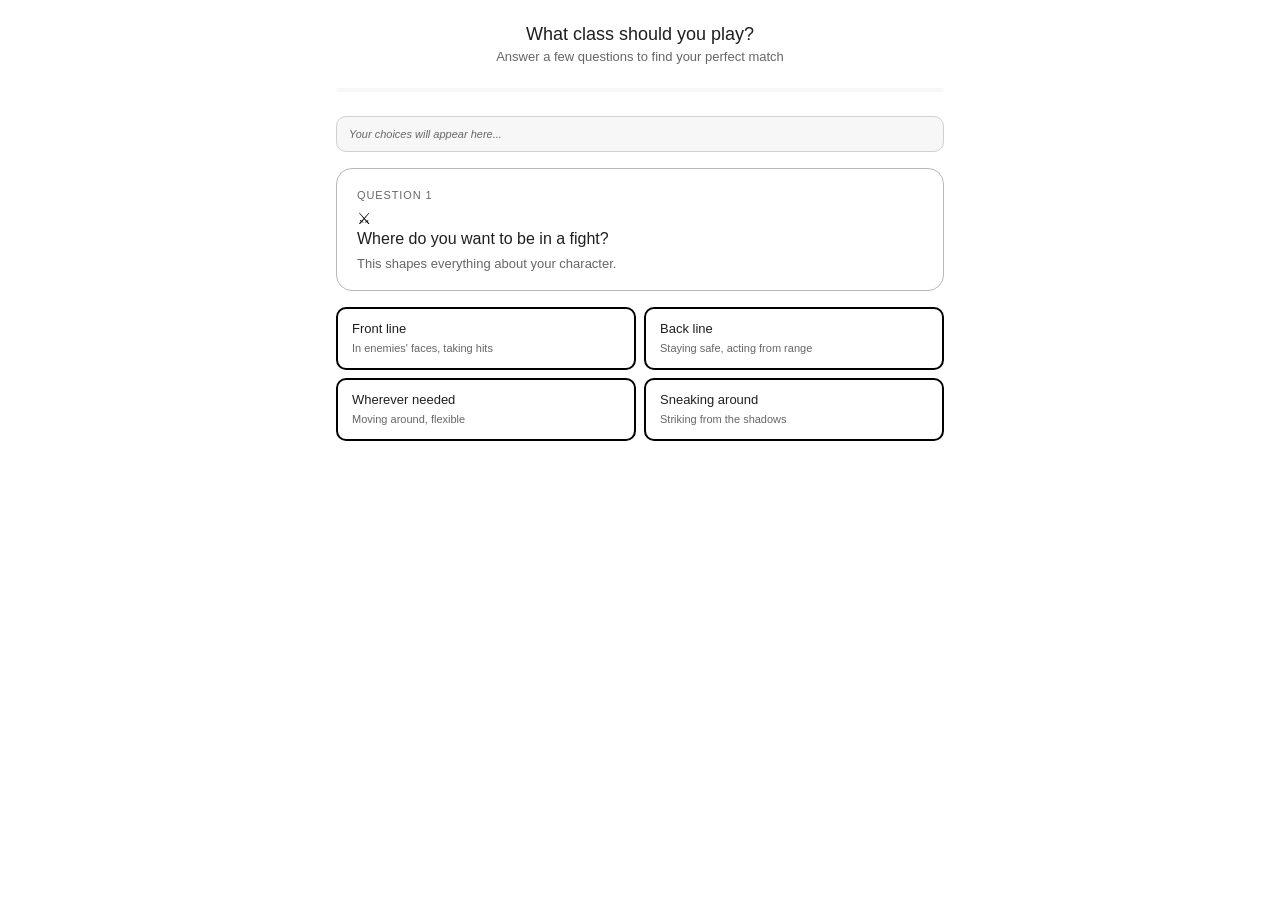
<file: index.html>
<!DOCTYPE html>
<html lang="en">
<head>
  <meta charset="UTF-8" />
  <meta name="viewport" content="width=device-width, initial-scale=1.0" />
  <title>D&D Intro App</title>
  <link rel="stylesheet" href="style.css" />
</head>
<body>
  <div id="app">
    <div class="header">
      <h2>What class should you play?</h2>
      <p>Answer a few questions to find your perfect match</p>
    </div>

    <div class="progress-bar">
      <div class="progress-fill" id="prog"></div>
    </div>

    <div class="path-display" id="path-display">
      <span class="path-empty">Your choices will appear here...</span>
    </div>

    <div id="content"></div>
  </div>

  <script src="main.js"></script>
</body>
</html>
</file>
<file: style.css>
:root {
  --gold: #BA7517;
  --gold-light: #FAEEDA;
  --gold-mid: #FAC775;

  --ink: #1f1f1f;
  --muted: #666666;
  --surface: #ffffff;
  --surface2: #f7f7f7;
  --border: #d0d0d0;
  --border2: #b8b8b8;

  --rad: 16px;
  --rad-sm: 10px;

  --font-sans: Arial, Helvetica, sans-serif;

  --color-text-primary: #1f1f1f;
  --color-text-secondary: #666666;
  --color-text-info: #245ea8;
  --color-background-primary: #ffffff;
  --color-background-secondary: #f7f7f7;
  --color-border-tertiary: #d0d0d0;
  --color-border-secondary: #b8b8b8;
  --color-border-info: #245ea8;
}
  * { box-sizing: border-box; margin: 0; padding: 0; }

  #app { padding: 1.5rem 1rem 2rem; font-family: var(--font-sans); max-width: 640px; margin: 0 auto; }

  .header { text-align: center; margin-bottom: 1.5rem; }
  .header h2 { font-size: 18px; font-weight: 500; color: var(--ink); }
  .header p { font-size: 13px; color: var(--muted); margin-top: 4px; }

  .progress-bar { width: 100%; height: 4px; background: var(--surface2); border-radius: 2px; margin-bottom: 1.5rem; overflow: hidden; }
  .progress-fill { height: 100%; background: var(--gold); border-radius: 2px; transition: width 0.4s ease; }

  .question-card {
    background: var(--surface);
    border: 0.5px solid var(--border2);
    border-radius: var(--rad);
    padding: 1.25rem 1.25rem 1rem;
    margin-bottom: 1rem;
  }
  .q-step { font-size: 11px; color: var(--muted); font-weight: 500; letter-spacing: 0.08em; text-transform: uppercase; margin-bottom: 8px; }
  .q-icon,
.result-icon {
  font-family: system-ui, "Segoe UI Emoji", "Apple Color Emoji", "Noto Color Emoji", sans-serif;
}
  .q-text { font-size: 16px; font-weight: 500; color: var(--ink); line-height: 1.4; }
  .q-sub { font-size: 13px; color: var(--muted); margin-top: 4px; line-height: 1.5; }

  .options { display: grid; grid-template-columns: 1fr 1fr; gap: 8px; }
  .options.solo { grid-template-columns: 1fr; }

  .opt-btn {
    background: var(--surface);
    border: 2px solid black;
    border-radius: var(--rad-sm);
    padding: 12px 14px;
    cursor: pointer;
    text-align: left;
    transition: border-color 0.15s, background 0.15s, transform 0.1s;
    color: var(--ink);
    font-family: var(--font-sans);
  }
  .opt-btn:hover { border-color: var(--gold); background: var(--surface2); transform: translateY(-1px); }
  .opt-btn:active { transform: scale(0.98); }
  .opt-label { font-size: 13px; font-weight: 500; color: var(--ink); display: block; line-height: 1.3; }
  .opt-desc { font-size: 11px; color: var(--muted); margin-top: 3px; display: block; line-height: 1.4; }

  .back-btn {
    background: none;
    border: 0.5px solid var(--border);
    border-radius: var(--rad-sm);
    padding: 7px 14px;
    font-size: 12px;
    color: var(--muted);
    cursor: pointer;
    font-family: var(--font-sans);
    transition: border-color 0.15s, color 0.15s;
    display: inline-flex; align-items: center; gap: 4px;
  }
  .back-btn:hover { border-color: var(--border2); color: var(--ink); }

  .result-card {
    background: var(--surface);
    border: 2px solid var(--color-border-info);
    border-radius: var(--rad);
    padding: 1.5rem;
    margin-bottom: 1rem;
    animation: fadeUp 0.35s ease;
  }
.result-main {
  display: flex;
  flex-direction: column;
  align-items: stretch;
  gap: 12px;
  margin-bottom: 1rem;
}
.result-title-group {
  width: 100%;
}

.result-header {
  display: block;
}

.result-image-wrap {
  width: 100%;
  display: flex;
  justify-content: center;
}

.result-icon-img {
  width: 100%;
  max-width: 256px;
  height: auto;
  object-fit: contain;
  display: block;
  margin: 0 auto;
}

.result-class {
  font-size: 22px;
  font-weight: 500;
  color: var(--ink);
}

.result-subclass {
  font-size: 14px;
  color: var(--color-text-info);
  margin-top: 2px;
  font-weight: 500;
}

.result-tagline {
  font-size: 13px;
  color: var(--muted);
  margin-top: 6px;
  font-style: italic;
}

  .result-section { margin-top: 1rem; padding-top: 1rem; border-top: 0.5px solid var(--border); }
  .result-section-title { font-size: 11px; color: var(--muted); font-weight: 500; letter-spacing: 0.08em; text-transform: uppercase; margin-bottom: 6px; }
  .result-desc { font-size: 14px; color: var(--color-text-secondary); line-height: 1.65; }

  .trait-pills { display: flex; flex-wrap: wrap; gap: 6px; margin-top: 8px; }
  .pill { font-size: 11px; padding: 3px 10px; border-radius: 20px; border: 0.5px solid gray; color: var(--color-text-secondary); background: var(--surface2); }

  .alt-section { margin-top: 1rem; }
  .alt-title { font-size: 11px; color: var(--muted); font-weight: 500; letter-spacing: 0.08em; text-transform: uppercase; margin-bottom: 8px; }
  .alt-grid {
    display: grid;
    grid-template-columns: 1fr 1fr;
    gap: 6px;
  }
  .alt-card {
    background: var(--surface2);
    border: 1px solid black;
    border-radius: var(--rad-sm);
    padding: 10px 12px;
    cursor: pointer;
    transition: border-color 0.15s, background 0.15s;
  }
  .alt-card:hover { border-color: var(--gold); background: var(--surface); }
  .alt-class { font-size: 12px; font-weight: 500; color: var(--ink); }
  .alt-sub { font-size: 11px; color: var(--muted); margin-top: 2px; }

  .restart-btn {
    background: var(--surface2);
    border: 0.5px solid var(--border2);
    border-radius: var(--rad-sm);
    padding: 10px 20px;
    font-size: 13px;
    font-weight: 500;
    color: var(--ink);
    cursor: pointer;
    font-family: var(--font-sans);
    width: 100%;
    text-align: center;
    transition: background 0.15s;
    margin-top: 8px;
  }
  @media (max-width: 600px) {
  #app {
    padding: 1rem 0.75rem 2rem;
  }

  .options {
    grid-template-columns: 1fr;
  }

  .alt-grid {
    grid-template-columns: 1fr;
  }

  .result-card {
    padding: 1rem;
  }

  .result-class {
    font-size: 20px;
  }

  .result-subclass {
    font-size: 13px;
  }

  .result-tagline {
    font-size: 12px;
  }

  .result-desc {
    font-size: 13px;
    line-height: 1.55;
  }

  .restart-btn,
  .back-btn {
    width: 100%;
    justify-content: center;
  }
}
  .restart-btn:hover { background: var(--surface); border-color: var(--gold); }

  .path-display {
    display: flex; flex-wrap: wrap; gap: 4px; align-items: center;
    margin-bottom: 1rem; padding: 8px 12px;
    background: var(--surface2); border-radius: var(--rad-sm);
    border: 0.5px solid var(--border);
    min-height: 36px;
  }
  .path-crumb { font-size: 11px; color: var(--muted); display: flex; align-items: center; gap: 4px; }
  .path-crumb-label { color: var(--color-text-secondary); font-weight: 500; }
  .path-sep { opacity: 0.4; }
  .path-empty { font-size: 11px; color: var(--muted); font-style: italic; }

  @keyframes fadeUp { from { opacity:0; transform:translateY(8px); } to { opacity:1; transform:none; } }
  @keyframes slideIn { from { opacity:0; transform:translateX(10px); } to { opacity:1; transform:none; } }
  .q-anim { animation: slideIn 0.25s ease; }
</file>
